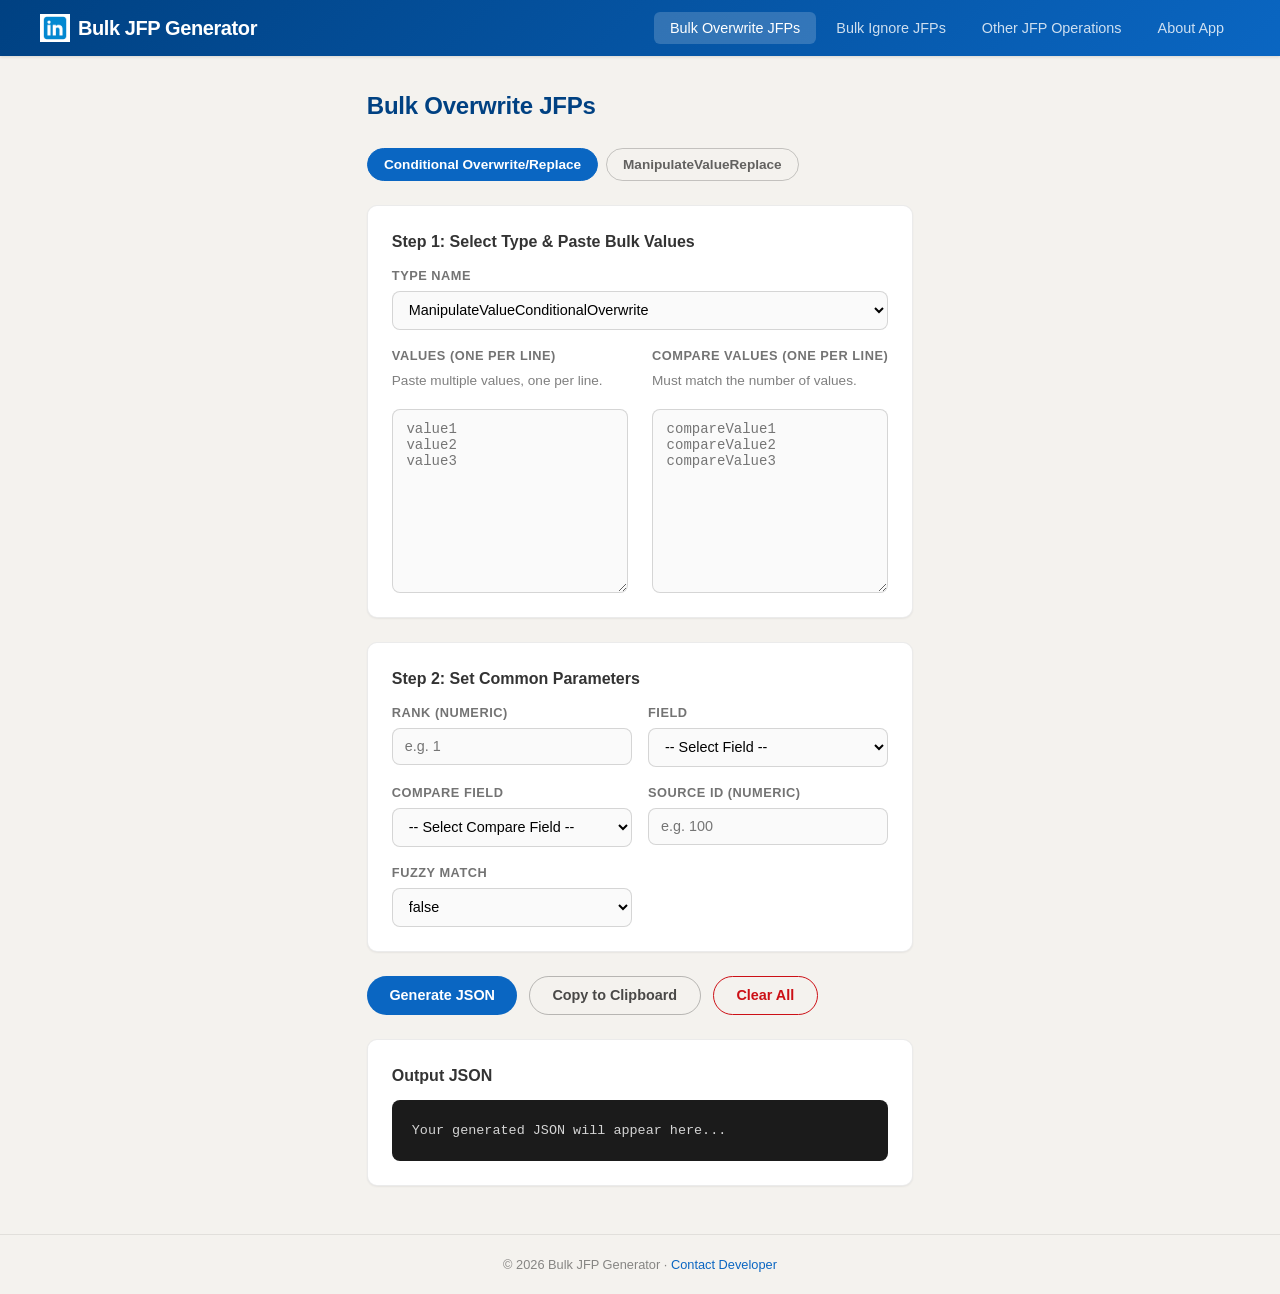
<file: index.html>
<!DOCTYPE html>
<html lang="en">

<head>
  <meta charset="UTF-8">
  <meta name="viewport" content="width=device-width, initial-scale=1.0">
  <title>Bulk Overwrite JFPs</title>
  <link rel="stylesheet" href="styles.css">
</head>

<body>
  <nav>
    <div class="nav-container">
      <h1 class="logo"><a href="index.html"><img src="images/li_logo.png" alt="LinkedIn" class="logo-img">Bulk JFP
          Generator</a></h1>
      <ul class="nav-links">
        <li><a href="index.html" class="active">Bulk Overwrite JFPs</a></li>
        <li><a href="ignore.html">Bulk Ignore JFPs</a></li>
        <li><a href="other-jfp-ops.html">Other JFP Operations</a></li>
        <li><a href="about.html">About App</a></li>
      </ul>
    </div>
  </nav>

  <main class="container">
    <h2>Bulk Overwrite JFPs</h2>

    <div class="tabs">
      <button class="tab active" data-tab="tab1">Conditional Overwrite/Replace</button>
      <button class="tab" data-tab="tab2">ManipulateValueReplace</button>
    </div>

    <!-- Tab 1: ConditionalOverwrite / ConditionalReplace -->
    <section class="input-section tab-content active" id="tab1">
      <div class="bulk-inputs">
        <h3>Step 1: Select Type & Paste Bulk Values</h3>
        <div class="form-group" style="margin-bottom: 1rem;">
          <label for="tab1TypeName">Type Name</label>
          <select id="tab1TypeName">
            <option value="ManipulateValueConditionalOverwrite">ManipulateValueConditionalOverwrite</option>
            <option value="ManipulateValueConditionalReplace">ManipulateValueConditionalReplace</option>
          </select>
        </div>
        <div class="dual-input" id="tab1BulkInputs">
          <div class="form-group">
            <label for="tab1Values">Values (one per line)</label>
            <p class="hint">Paste multiple values, one per line.</p>
            <textarea id="tab1Values" rows="10" placeholder="value1&#10;value2&#10;value3"></textarea>
          </div>
          <div class="form-group">
            <label for="tab1CompareValues">Compare Values (one per line)</label>
            <p class="hint">Must match the number of values.</p>
            <textarea id="tab1CompareValues" rows="10"
              placeholder="compareValue1&#10;compareValue2&#10;compareValue3"></textarea>
          </div>
        </div>
        <div class="form-group hidden" id="tab1SearchGroup" style="margin-top: 1rem;">
          <label for="tab1Search">Search Values (one per line)</label>
          <p class="hint">Paste multiple search values. Must match the number of values.</p>
          <textarea id="tab1Search" rows="10" placeholder="search1&#10;search2&#10;search3"></textarea>
        </div>
      </div>
      <div class="common-inputs">
        <h3>Step 2: Set Common Parameters</h3>
        <div class="form-grid">
          <div class="form-group">
            <label for="tab1Rank">Rank (numeric)</label>
            <input type="number" id="tab1Rank" placeholder="e.g. 1">
          </div>
          <div class="form-group">
            <label for="tab1Field">Field</label>
            <select id="tab1Field">
              <option value="">-- Select Field --</option>
              <option value="title">title</option>
              <option value="rawLocation">rawLocation</option>
              <option value="jobType">jobType</option>
              <option value="company">company</option>
              <option value="companyName">companyName</option>
              <option value="companyApplyUrl">companyApplyUrl</option>
              <option value="sourceUrl">sourceUrl</option>
              <option value="workplaceTypes">workplaceTypes</option>
              <option value="description">description</option>
            </select>
          </div>
          <div class="form-group">
            <label for="tab1CompareField">Compare Field</label>
            <select id="tab1CompareField">
              <option value="">-- Select Compare Field --</option>
              <option value="title">title</option>
              <option value="rawLocation">rawLocation</option>
              <option value="jobType">jobType</option>
              <option value="company">company</option>
              <option value="companyName">companyName</option>
              <option value="companyApplyUrl">companyApplyUrl</option>
              <option value="sourceUrl">sourceUrl</option>
              <option value="workplaceTypes">workplaceTypes</option>
              <option value="description">description</option>
            </select>
          </div>
          <div class="form-group">
            <label for="tab1SourceId">Source ID (numeric)</label>
            <input type="number" id="tab1SourceId" placeholder="e.g. 100">
          </div>
          <div class="form-group">
            <label for="tab1FuzzyMatch">Fuzzy Match</label>
            <select id="tab1FuzzyMatch">
              <option value="false">false</option>
              <option value="true">true</option>
            </select>
          </div>
        </div>
      </div>
    </section>

    <!-- Tab 2: ManipulateValueReplace -->
    <section class="input-section tab-content" id="tab2">
      <div class="bulk-inputs">
        <h3>Step 1: Paste Bulk Values</h3>
        <div class="dual-input">
          <div class="form-group">
            <label for="tab2Search">Search (one per line)</label>
            <p class="hint">Paste multiple search values, one per line.</p>
            <textarea id="tab2Search" rows="10" placeholder="search1&#10;search2&#10;search3"></textarea>
          </div>
          <div class="form-group">
            <label for="tab2Values">Values (one per line)</label>
            <p class="hint">Must match the number of search values.</p>
            <textarea id="tab2Values" rows="10" placeholder="value1&#10;value2&#10;value3"></textarea>
          </div>
        </div>
      </div>
      <div class="common-inputs">
        <h3>Step 2: Set Common Parameters</h3>
        <div class="form-grid">
          <div class="form-group">
            <label for="tab2Rank">Rank (numeric)</label>
            <input type="number" id="tab2Rank" placeholder="e.g. 1">
          </div>
          <div class="form-group">
            <label for="tab2Field">Field</label>
            <select id="tab2Field">
              <option value="">-- Select Field --</option>
              <option value="title">title</option>
              <option value="rawLocation">rawLocation</option>
              <option value="jobType">jobType</option>
              <option value="company">company</option>
              <option value="companyName">companyName</option>
              <option value="companyApplyUrl">companyApplyUrl</option>
              <option value="sourceUrl">sourceUrl</option>
              <option value="workplaceTypes">workplaceTypes</option>
              <option value="description">description</option>
            </select>
          </div>
          <div class="form-group">
            <label for="tab2SourceId">Source ID (numeric)</label>
            <input type="number" id="tab2SourceId" placeholder="e.g. 100">
          </div>
        </div>
      </div>
    </section>



    <div class="actions">
      <button id="generateBtn" onclick="generateJSON()">Generate JSON</button>
      <button id="copyBtn" onclick="copyOutput()" class="secondary">Copy to Clipboard</button>
      <button id="clearBtn" onclick="clearAll()" class="danger">Clear All</button>
    </div>

    <section class="output-section">
      <h3>Output JSON</h3>
      <pre id="jsonOutput" class="json-output">Your generated JSON will appear here...</pre>
    </section>
  </main>

  <footer>
    <p>&copy; 2026 Bulk JFP Generator &middot; <a id="contactLink" href="#" target="_blank" rel="noopener">Contact
        Developer</a></p>
  </footer>

  <script src="config.js"></script>
  <script src="app.js"></script>
  <script>document.getElementById('contactLink').href = CONFIG.DEVELOPER_CONTACT;</script>
</body>

</html>
</file>
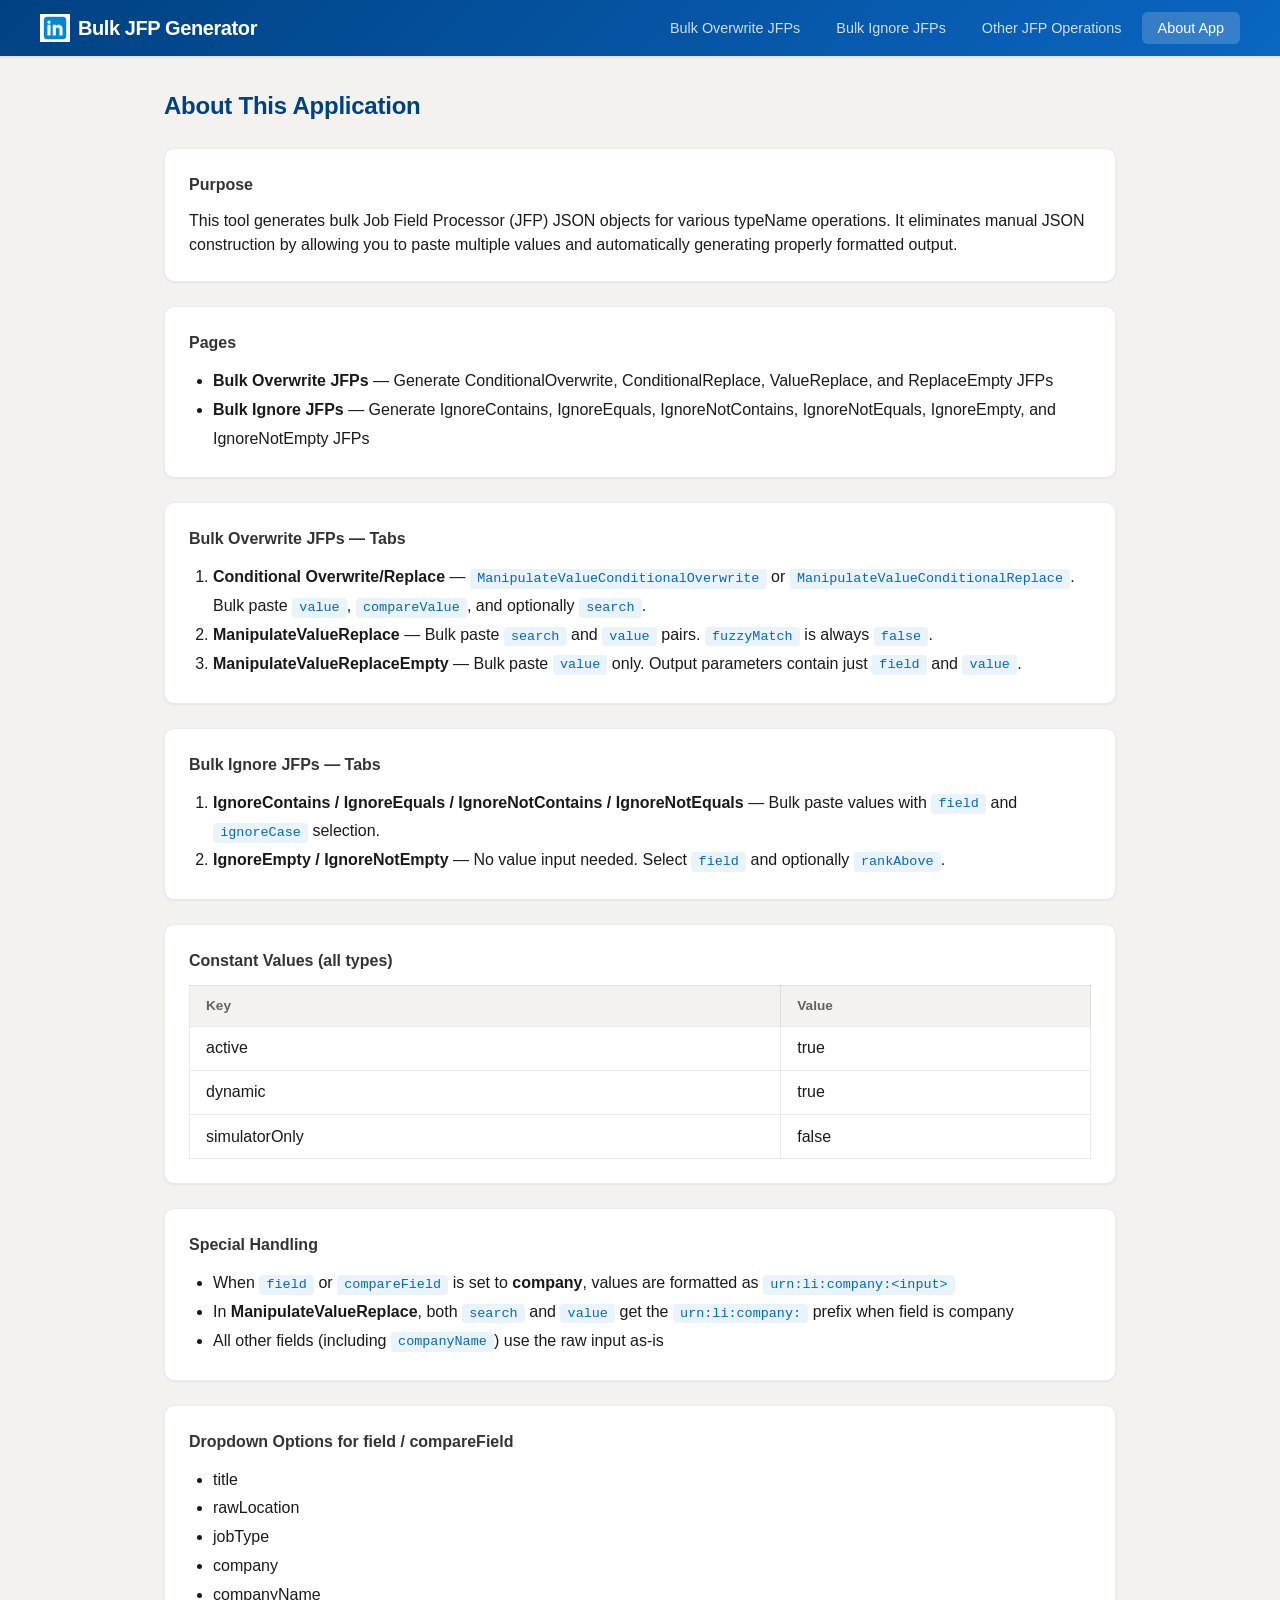
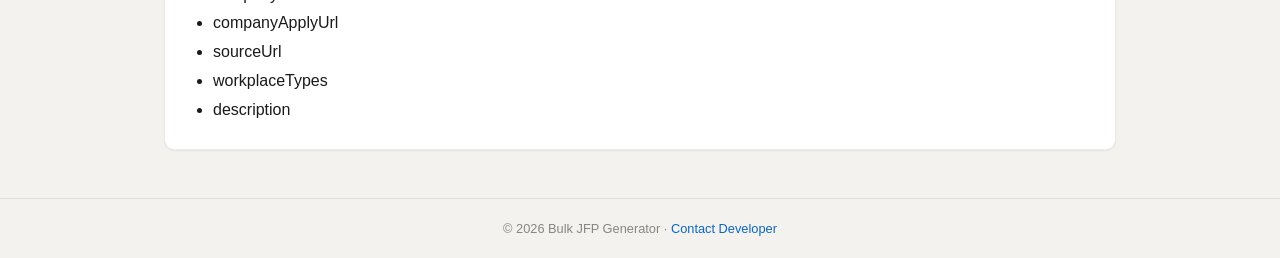
<file: about.html>
<!DOCTYPE html>
<html lang="en">
<head>
  <meta charset="UTF-8">
  <meta name="viewport" content="width=device-width, initial-scale=1.0">
  <title>About - Bulk JFP JSON Generator</title>
  <link rel="stylesheet" href="styles.css">
</head>
<body>
  <nav>
    <div class="nav-container">
      <h1 class="logo"><a href="index.html"><img src="images/li_logo.png" alt="LinkedIn" class="logo-img">Bulk JFP Generator</a></h1>
      <ul class="nav-links">
        <li><a href="index.html">Bulk Overwrite JFPs</a></li>
        <li><a href="ignore.html">Bulk Ignore JFPs</a></li>
        <li><a href="other-jfp-ops.html">Other JFP Operations</a></li>
        <li><a href="about.html" class="active">About App</a></li>
      </ul>
    </div>
  </nav>

  <main class="container">
    <h2>About This Application</h2>

    <section class="about-content">
      <div class="about-card">
        <h3>Purpose</h3>
        <p>This tool generates bulk Job Field Processor (JFP) JSON objects for various typeName operations. It eliminates manual JSON construction by allowing you to paste multiple values and automatically generating properly formatted output.</p>
      </div>

      <div class="about-card">
        <h3>Pages</h3>
        <ul>
          <li><strong>Bulk Overwrite JFPs</strong> — Generate ConditionalOverwrite, ConditionalReplace, ValueReplace, and ReplaceEmpty JFPs</li>
          <li><strong>Bulk Ignore JFPs</strong> — Generate IgnoreContains, IgnoreEquals, IgnoreNotContains, IgnoreNotEquals, IgnoreEmpty, and IgnoreNotEmpty JFPs</li>
        </ul>
      </div>

      <div class="about-card">
        <h3>Bulk Overwrite JFPs — Tabs</h3>
        <ol>
          <li><strong>Conditional Overwrite/Replace</strong> — <code>ManipulateValueConditionalOverwrite</code> or <code>ManipulateValueConditionalReplace</code>. Bulk paste <code>value</code>, <code>compareValue</code>, and optionally <code>search</code>.</li>
          <li><strong>ManipulateValueReplace</strong> — Bulk paste <code>search</code> and <code>value</code> pairs. <code>fuzzyMatch</code> is always <code>false</code>.</li>
          <li><strong>ManipulateValueReplaceEmpty</strong> — Bulk paste <code>value</code> only. Output parameters contain just <code>field</code> and <code>value</code>.</li>
        </ol>
      </div>

      <div class="about-card">
        <h3>Bulk Ignore JFPs — Tabs</h3>
        <ol>
          <li><strong>IgnoreContains / IgnoreEquals / IgnoreNotContains / IgnoreNotEquals</strong> — Bulk paste values with <code>field</code> and <code>ignoreCase</code> selection.</li>
          <li><strong>IgnoreEmpty / IgnoreNotEmpty</strong> — No value input needed. Select <code>field</code> and optionally <code>rankAbove</code>.</li>
        </ol>
      </div>

      <div class="about-card">
        <h3>Constant Values (all types)</h3>
        <table class="info-table">
          <thead>
            <tr><th>Key</th><th>Value</th></tr>
          </thead>
          <tbody>
            <tr><td>active</td><td>true</td></tr>
            <tr><td>dynamic</td><td>true</td></tr>
            <tr><td>simulatorOnly</td><td>false</td></tr>
          </tbody>
        </table>
      </div>

      <div class="about-card">
        <h3>Special Handling</h3>
        <ul>
          <li>When <code>field</code> or <code>compareField</code> is set to <strong>company</strong>, values are formatted as <code>urn:li:company:&lt;input&gt;</code></li>
          <li>In <strong>ManipulateValueReplace</strong>, both <code>search</code> and <code>value</code> get the <code>urn:li:company:</code> prefix when field is company</li>
          <li>All other fields (including <code>companyName</code>) use the raw input as-is</li>
        </ul>
      </div>

      <div class="about-card">
        <h3>Dropdown Options for field / compareField</h3>
        <ul>
          <li>title</li>
          <li>rawLocation</li>
          <li>jobType</li>
          <li>company</li>
          <li>companyName</li>
          <li>companyApplyUrl</li>
          <li>sourceUrl</li>
          <li>workplaceTypes</li>
          <li>description</li>
        </ul>
      </div>
    </section>
  </main>

  <footer>
    <p>&copy; 2026 Bulk JFP Generator &middot; <a id="contactLink" href="#" target="_blank" rel="noopener">Contact Developer</a></p>
  </footer>

  <script src="config.js"></script>
  <script>document.getElementById('contactLink').href = CONFIG.DEVELOPER_CONTACT;</script>
</body>
</html>
</file>
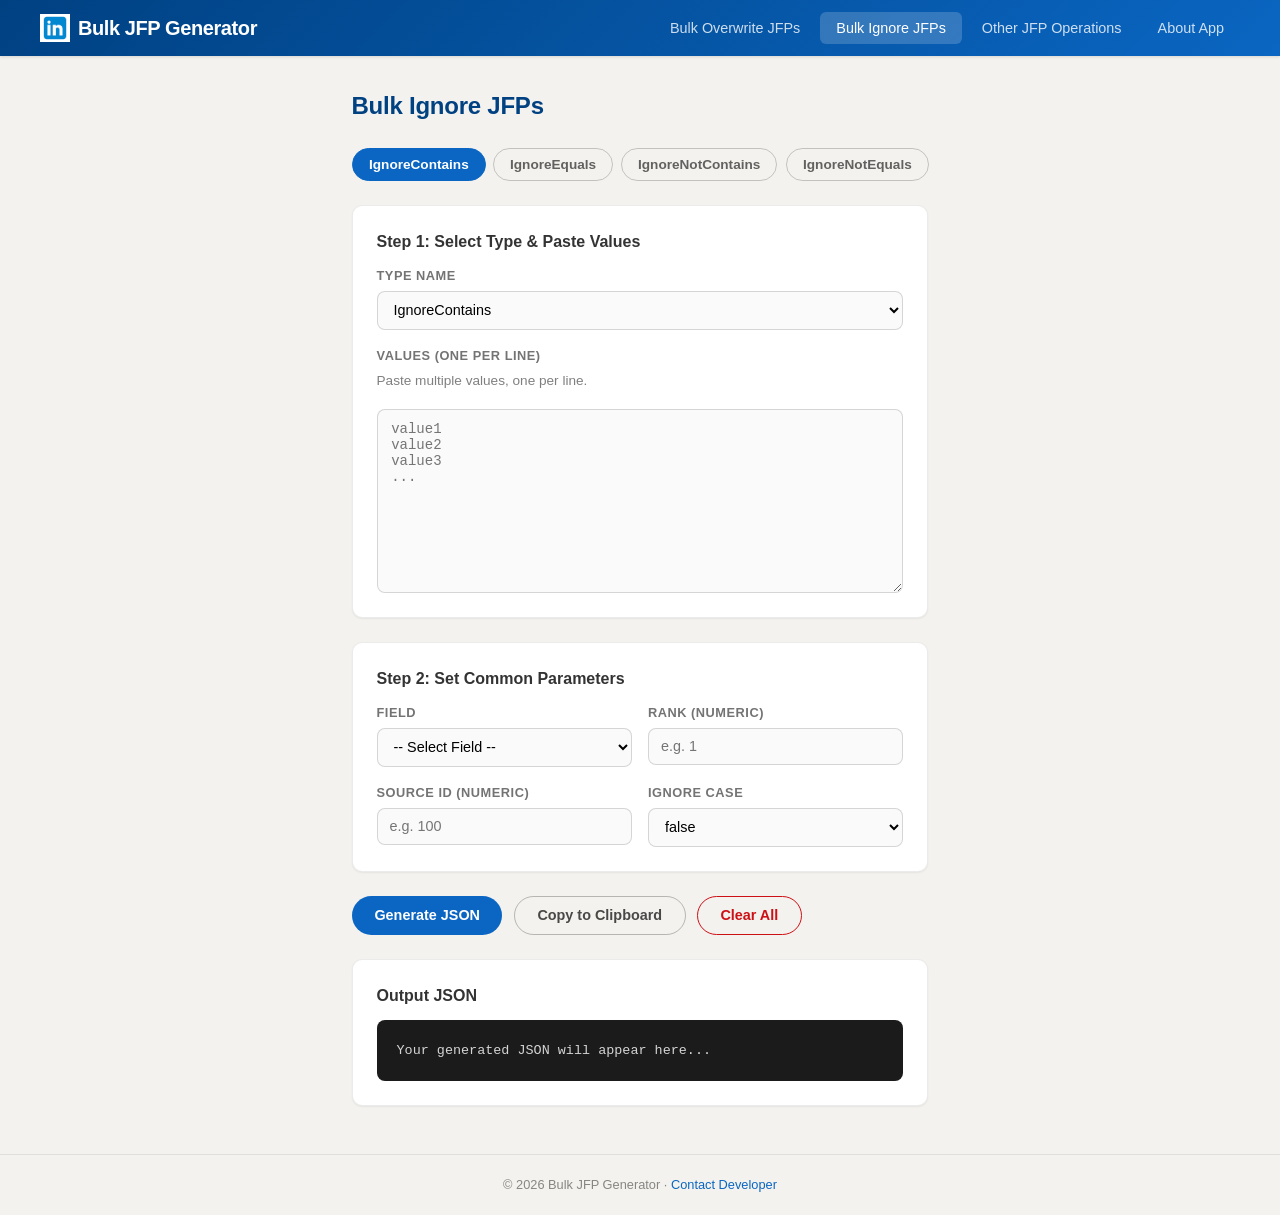
<file: ignore.html>
<!DOCTYPE html>
<html lang="en">
<head>
  <meta charset="UTF-8">
  <meta name="viewport" content="width=device-width, initial-scale=1.0">
  <title>Bulk Ignore JFPs</title>
  <link rel="stylesheet" href="styles.css">
</head>
<body>
  <nav>
    <div class="nav-container">
      <h1 class="logo"><a href="index.html"><img src="images/li_logo.png" alt="LinkedIn" class="logo-img">Bulk JFP Generator</a></h1>
      <ul class="nav-links">
        <li><a href="index.html">Bulk Overwrite JFPs</a></li>
        <li><a href="ignore.html" class="active">Bulk Ignore JFPs</a></li>
        <li><a href="other-jfp-ops.html">Other JFP Operations</a></li>
        <li><a href="about.html">About App</a></li>
      </ul>
    </div>
  </nav>

  <main class="container">
    <h2>Bulk Ignore JFPs</h2>

    <div class="tabs">
      <button class="tab active" data-type="IgnoreContains">IgnoreContains</button>
      <button class="tab" data-type="IgnoreEquals">IgnoreEquals</button>
      <button class="tab" data-type="IgnoreNotContains">IgnoreNotContains</button>
      <button class="tab" data-type="IgnoreNotEquals">IgnoreNotEquals</button>
    </div>

    <section class="input-section">
      <div class="bulk-inputs">
        <h3>Step 1: Select Type & Paste Values</h3>
        <div class="form-group" style="margin-bottom: 1rem;">
          <label for="ignoreTypeName">Type Name</label>
          <select id="ignoreTypeName">
            <option value="IgnoreContains">IgnoreContains</option>
            <option value="IgnoreEquals">IgnoreEquals</option>
            <option value="IgnoreNotContains">IgnoreNotContains</option>
            <option value="IgnoreNotEquals">IgnoreNotEquals</option>
          </select>
        </div>
        <div class="form-group" id="valuesGroup">
          <label for="ignoreValuesInput">Values (one per line)</label>
          <p class="hint">Paste multiple values, one per line.</p>
          <textarea id="ignoreValuesInput" rows="10" placeholder="value1
value2
value3
..."></textarea>
        </div>
      </div>

      <div class="common-inputs">
        <h3>Step 2: Set Common Parameters</h3>
        <div class="form-grid">
          <div class="form-group">
            <label for="ignoreField">Field</label>
            <select id="ignoreField">
              <option value="">-- Select Field --</option>
              <option value="title">title</option>
              <option value="rawLocation">rawLocation</option>
              <option value="jobType">jobType</option>
              <option value="company">company</option>
              <option value="companyName">companyName</option>
              <option value="companyApplyUrl">companyApplyUrl</option>
              <option value="sourceUrl">sourceUrl</option>
              <option value="workplaceTypes">workplaceTypes</option>
              <option value="description">description</option>
            </select>
          </div>
          <div class="form-group">
            <label for="ignoreRank">Rank (numeric)</label>
            <input type="number" id="ignoreRank" placeholder="e.g. 1">
          </div>
          <div class="form-group">
            <label for="ignoreSourceId">Source ID (numeric)</label>
            <input type="number" id="ignoreSourceId" placeholder="e.g. 100">
          </div>
          <div class="form-group">
            <label for="ignoreCase">Ignore Case</label>
            <select id="ignoreCase">
              <option value="false">false</option>
              <option value="true">true</option>
            </select>
          </div>
        </div>
      </div>
    </section>

    <div class="actions">
      <button id="generateIgnoreBtn" onclick="generateIgnoreJSON()">Generate JSON</button>
      <button id="copyIgnoreBtn" onclick="copyIgnoreOutput()" class="secondary">Copy to Clipboard</button>
      <button id="clearIgnoreBtn" onclick="clearIgnoreAll()" class="danger">Clear All</button>
    </div>

    <section class="output-section">
      <h3>Output JSON</h3>
      <pre id="ignoreJsonOutput" class="json-output">Your generated JSON will appear here...</pre>
    </section>
  </main>

  <footer>
    <p>&copy; 2026 Bulk JFP Generator &middot; <a id="contactLink" href="#" target="_blank" rel="noopener">Contact Developer</a></p>
  </footer>

  <script src="config.js"></script>
  <script src="ignore.js"></script>
  <script>document.getElementById('contactLink').href = CONFIG.DEVELOPER_CONTACT;</script>
</body>
</html>
</file>
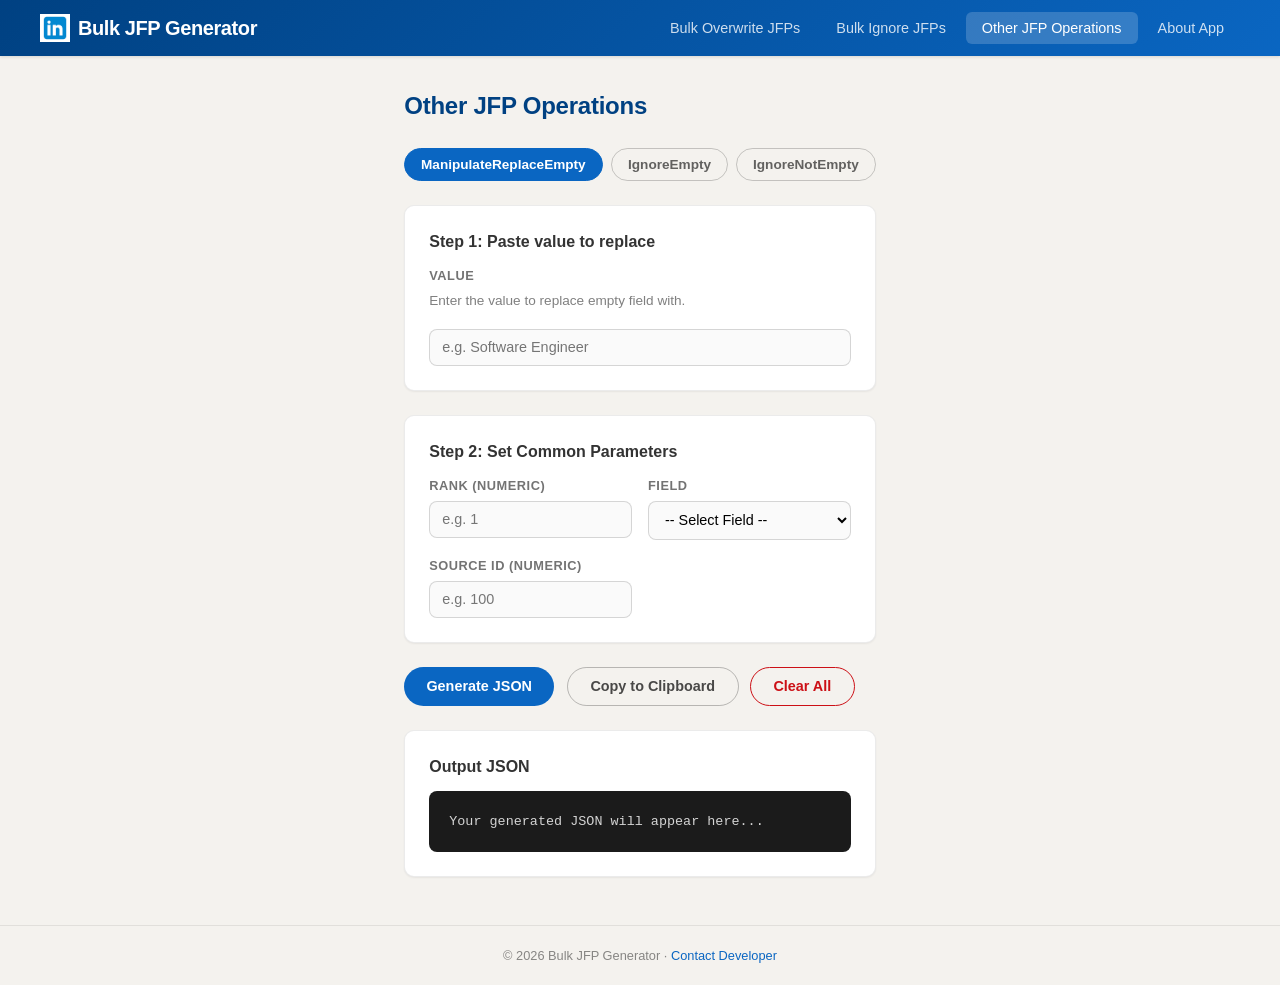
<file: other-jfp-ops.html>
<!DOCTYPE html>
<html lang="en">
<head>
  <meta charset="UTF-8">
  <meta name="viewport" content="width=device-width, initial-scale=1.0">
  <title>Other JFP Operations</title>
  <link rel="stylesheet" href="styles.css">
</head>
<body>
  <nav>
    <div class="nav-container">
      <h1 class="logo"><a href="index.html"><img src="images/li_logo.png" alt="LinkedIn" class="logo-img">Bulk JFP Generator</a></h1>
      <ul class="nav-links">
        <li><a href="index.html">Bulk Overwrite JFPs</a></li>
        <li><a href="ignore.html">Bulk Ignore JFPs</a></li>
        <li><a href="other-jfp-ops.html" class="active">Other JFP Operations</a></li>
        <li><a href="about.html">About App</a></li>
      </ul>
    </div>
  </nav>

  <main class="container">
    <h2>Other JFP Operations</h2>

    <div class="tabs">
      <button class="tab active" data-tab="replaceEmptyTab">ManipulateReplaceEmpty</button>
      <button class="tab" data-tab="ignoreEmptyTab">IgnoreEmpty</button>
      <button class="tab" data-tab="ignoreNotEmptyTab">IgnoreNotEmpty</button>
    </div>

    <section class="input-section tab-content active" id="replaceEmptyTab">
      <div class="bulk-inputs">
        <h3>Step 1: Paste value to replace</h3>
        <div class="form-group">
          <label for="replaceEmptyValue">Value</label>
          <p class="hint">Enter the value to replace empty field with.</p>
          <input type="text" id="replaceEmptyValue" placeholder="e.g. Software Engineer">
        </div>
      </div>
      <div class="common-inputs">
        <h3>Step 2: Set Common Parameters</h3>
        <div class="form-grid">
          <div class="form-group">
            <label for="replaceEmptyRank">Rank (numeric)</label>
            <input type="number" id="replaceEmptyRank" placeholder="e.g. 1">
          </div>
          <div class="form-group">
            <label for="replaceEmptyField">Field</label>
            <select id="replaceEmptyField">
              <option value="">-- Select Field --</option>
              <option value="title">title</option>
              <option value="rawLocation">rawLocation</option>
              <option value="jobType">jobType</option>
              <option value="company">company</option>
              <option value="companyName">companyName</option>
              <option value="companyApplyUrl">companyApplyUrl</option>
              <option value="sourceUrl">sourceUrl</option>
              <option value="workplaceTypes">workplaceTypes</option>
              <option value="description">description</option>
            </select>
          </div>
          <div class="form-group">
            <label for="replaceEmptySourceId">Source ID (numeric)</label>
            <input type="number" id="replaceEmptySourceId" placeholder="e.g. 100">
          </div>
        </div>
      </div>
    </section>

    <!-- IgnoreEmpty Tab -->
    <section class="input-section tab-content" id="ignoreEmptyTab">
      <div class="common-inputs">
        <h3>Step 1: Set Parameters</h3>
        <div class="form-grid">
          <div class="form-group">
            <label for="ignoreEmptyField">Field</label>
            <select id="ignoreEmptyField">
              <option value="">-- Select Field --</option>
              <option value="title">title</option>
              <option value="rawLocation">rawLocation</option>
              <option value="jobType">jobType</option>
              <option value="company">company</option>
              <option value="companyName">companyName</option>
              <option value="companyApplyUrl">companyApplyUrl</option>
              <option value="sourceUrl">sourceUrl</option>
              <option value="workplaceTypes">workplaceTypes</option>
              <option value="description">description</option>
            </select>
          </div>
          <div class="form-group">
            <label for="ignoreEmptyRank">Rank (numeric)</label>
            <input type="number" id="ignoreEmptyRank" placeholder="e.g. 1">
          </div>
          <div class="form-group">
            <label for="ignoreEmptySourceId">Source ID (numeric)</label>
            <input type="number" id="ignoreEmptySourceId" placeholder="e.g. 100">
          </div>
          <div class="form-group">
            <label for="ignoreEmptyRankAbove">Rank Above (optional)</label>
            <select id="ignoreEmptyRankAbove">
              <option value="">-- Skip --</option>
              <option value="API_CLIENT">Rank-1 API_CLIENT</option>
              <option value="CLIENT">Rank-2 CLIENT</option>
              <option value="ATS">Rank-3 ATS</option>
              <option value="CAREER_PAGE">Rank-5 CAREER_PAGE</option>
              <option value="JOB_BOARD">Rank-7 JOB_BOARD</option>
              <option value="JOB_AGGREGATOR">Rank-8 JOB_AGGREGATOR</option>
            </select>
          </div>
        </div>
      </div>
    </section>

    <!-- IgnoreNotEmpty Tab -->
    <section class="input-section tab-content" id="ignoreNotEmptyTab">
      <div class="common-inputs">
        <h3>Step 1: Set Parameters</h3>
        <div class="form-grid">
          <div class="form-group">
            <label for="ignoreNotEmptyField">Field</label>
            <select id="ignoreNotEmptyField">
              <option value="">-- Select Field --</option>
              <option value="title">title</option>
              <option value="rawLocation">rawLocation</option>
              <option value="jobType">jobType</option>
              <option value="company">company</option>
              <option value="companyName">companyName</option>
              <option value="companyApplyUrl">companyApplyUrl</option>
              <option value="sourceUrl">sourceUrl</option>
              <option value="workplaceTypes">workplaceTypes</option>
              <option value="description">description</option>
            </select>
          </div>
          <div class="form-group">
            <label for="ignoreNotEmptyRank">Rank (numeric)</label>
            <input type="number" id="ignoreNotEmptyRank" placeholder="e.g. 1">
          </div>
          <div class="form-group">
            <label for="ignoreNotEmptySourceId">Source ID (numeric)</label>
            <input type="number" id="ignoreNotEmptySourceId" placeholder="e.g. 100">
          </div>
          <div class="form-group">
            <label for="ignoreNotEmptyRankAbove">Rank Above (optional)</label>
            <select id="ignoreNotEmptyRankAbove">
              <option value="">-- Skip --</option>
              <option value="API_CLIENT">Rank-1 API_CLIENT</option>
              <option value="CLIENT">Rank-2 CLIENT</option>
              <option value="ATS">Rank-3 ATS</option>
              <option value="CAREER_PAGE">Rank-5 CAREER_PAGE</option>
              <option value="JOB_BOARD">Rank-7 JOB_BOARD</option>
              <option value="JOB_AGGREGATOR">Rank-8 JOB_AGGREGATOR</option>
            </select>
          </div>
        </div>
      </div>
    </section>

    <div class="actions">
      <button id="generateBtn" onclick="generateOtherJSON()">Generate JSON</button>
      <button id="copyBtn" onclick="copyOutput()" class="secondary">Copy to Clipboard</button>
      <button id="clearBtn" onclick="clearAll()" class="danger">Clear All</button>
    </div>

    <section class="output-section">
      <h3>Output JSON</h3>
      <pre id="jsonOutput" class="json-output">Your generated JSON will appear here...</pre>
    </section>
  </main>

  <footer>
    <p>&copy; 2026 Bulk JFP Generator &middot; <a id="contactLink" href="#" target="_blank" rel="noopener">Contact Developer</a></p>
  </footer>

  <script src="config.js"></script>
  <script src="other-ops.js"></script>
  <script>document.getElementById('contactLink').href = CONFIG.DEVELOPER_CONTACT;</script>
</body>
</html>
</file>
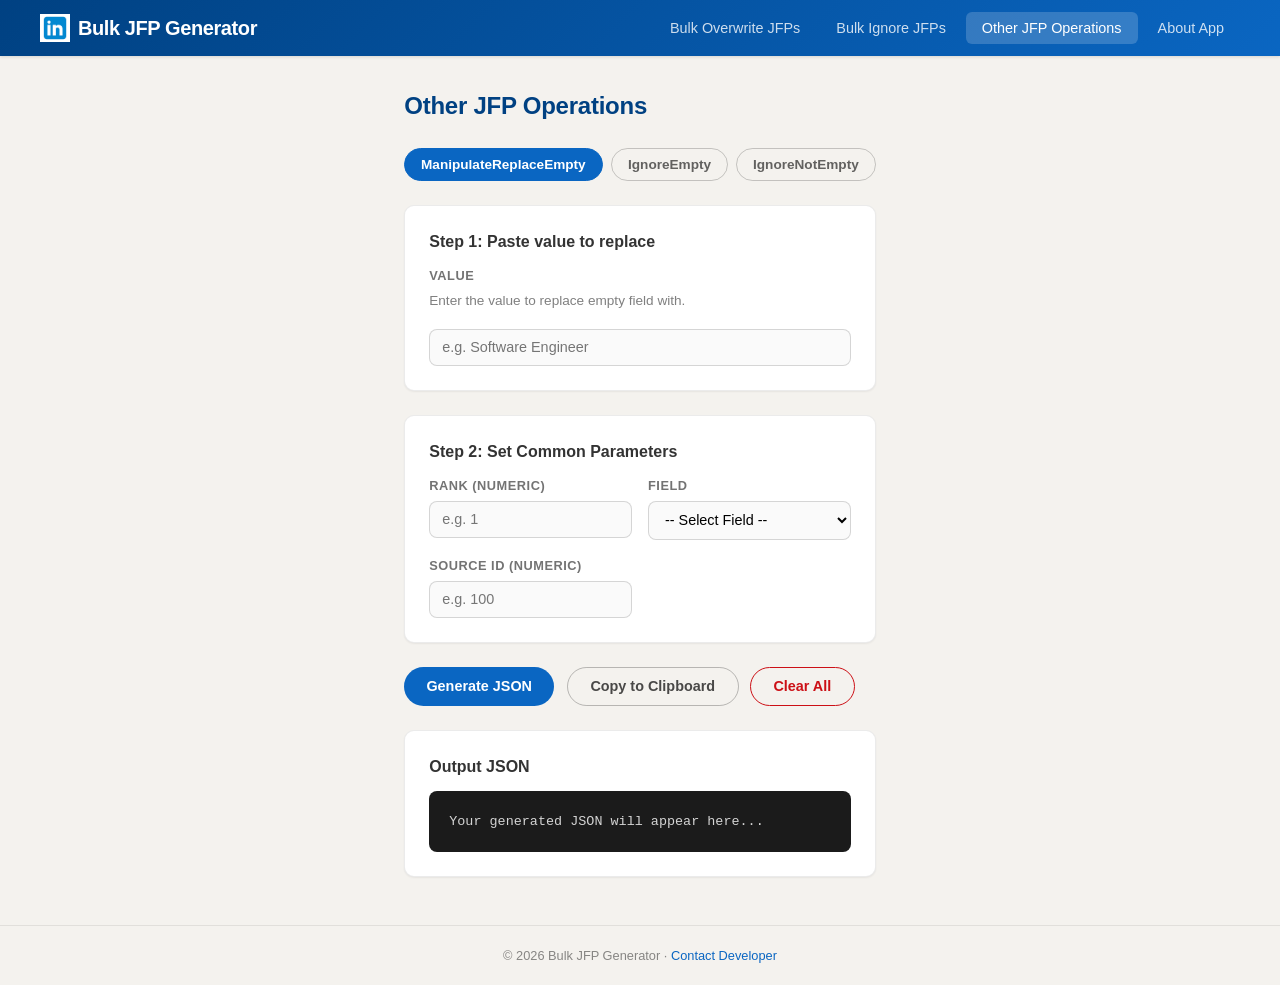
<file: replace-empty.html>
<!DOCTYPE html>
<html lang="en">
<head>
  <meta charset="UTF-8">
  <meta name="viewport" content="width=device-width, initial-scale=1.0">
  <title>Other JFP Operations</title>
  <link rel="stylesheet" href="styles.css">
</head>
<body>
  <nav>
    <div class="nav-container">
      <h1 class="logo"><a href="index.html"><img src="images/li_logo.png" alt="LinkedIn" class="logo-img">Bulk JFP Generator</a></h1>
      <ul class="nav-links">
        <li><a href="index.html">Bulk Overwrite JFPs</a></li>
        <li><a href="ignore.html">Bulk Ignore JFPs</a></li>
        <li><a href="replace-empty.html" class="active">Other JFP Operations</a></li>
        <li><a href="about.html">About App</a></li>
      </ul>
    </div>
  </nav>

  <main class="container">
    <h2>Other JFP Operations</h2>

    <div class="tabs">
      <button class="tab active" data-tab="replaceEmptyTab">ManipulateReplaceEmpty</button>
      <button class="tab" data-tab="ignoreEmptyTab">IgnoreEmpty</button>
      <button class="tab" data-tab="ignoreNotEmptyTab">IgnoreNotEmpty</button>
    </div>

    <section class="input-section tab-content active" id="replaceEmptyTab">
      <div class="bulk-inputs">
        <h3>Step 1: Paste value to replace</h3>
        <div class="form-group">
          <label for="replaceEmptyValue">Value</label>
          <p class="hint">Enter the value to replace empty field with.</p>
          <input type="text" id="replaceEmptyValue" placeholder="e.g. Software Engineer">
        </div>
      </div>
      <div class="common-inputs">
        <h3>Step 2: Set Common Parameters</h3>
        <div class="form-grid">
          <div class="form-group">
            <label for="replaceEmptyRank">Rank (numeric)</label>
            <input type="number" id="replaceEmptyRank" placeholder="e.g. 1">
          </div>
          <div class="form-group">
            <label for="replaceEmptyField">Field</label>
            <select id="replaceEmptyField">
              <option value="">-- Select Field --</option>
              <option value="title">title</option>
              <option value="rawLocation">rawLocation</option>
              <option value="jobType">jobType</option>
              <option value="company">company</option>
              <option value="companyName">companyName</option>
              <option value="companyApplyUrl">companyApplyUrl</option>
              <option value="sourceUrl">sourceUrl</option>
              <option value="workplaceTypes">workplaceTypes</option>
              <option value="description">description</option>
            </select>
          </div>
          <div class="form-group">
            <label for="replaceEmptySourceId">Source ID (numeric)</label>
            <input type="number" id="replaceEmptySourceId" placeholder="e.g. 100">
          </div>
        </div>
      </div>
    </section>

    <!-- IgnoreEmpty Tab -->
    <section class="input-section tab-content" id="ignoreEmptyTab">
      <div class="common-inputs">
        <h3>Step 1: Set Parameters</h3>
        <div class="form-grid">
          <div class="form-group">
            <label for="ignoreEmptyField">Field</label>
            <select id="ignoreEmptyField">
              <option value="">-- Select Field --</option>
              <option value="title">title</option>
              <option value="rawLocation">rawLocation</option>
              <option value="jobType">jobType</option>
              <option value="company">company</option>
              <option value="companyName">companyName</option>
              <option value="companyApplyUrl">companyApplyUrl</option>
              <option value="sourceUrl">sourceUrl</option>
              <option value="workplaceTypes">workplaceTypes</option>
              <option value="description">description</option>
            </select>
          </div>
          <div class="form-group">
            <label for="ignoreEmptyRank">Rank (numeric)</label>
            <input type="number" id="ignoreEmptyRank" placeholder="e.g. 1">
          </div>
          <div class="form-group">
            <label for="ignoreEmptySourceId">Source ID (numeric)</label>
            <input type="number" id="ignoreEmptySourceId" placeholder="e.g. 100">
          </div>
          <div class="form-group">
            <label for="ignoreEmptyRankAbove">Rank Above (optional)</label>
            <select id="ignoreEmptyRankAbove">
              <option value="">-- Skip --</option>
              <option value="API_CLIENT">Rank-1 API_CLIENT</option>
              <option value="CLIENT">Rank-2 CLIENT</option>
              <option value="ATS">Rank-3 ATS</option>
              <option value="CAREER_PAGE">Rank-5 CAREER_PAGE</option>
              <option value="JOB_BOARD">Rank-7 JOB_BOARD</option>
              <option value="JOB_AGGREGATOR">Rank-8 JOB_AGGREGATOR</option>
            </select>
          </div>
        </div>
      </div>
    </section>

    <!-- IgnoreNotEmpty Tab -->
    <section class="input-section tab-content" id="ignoreNotEmptyTab">
      <div class="common-inputs">
        <h3>Step 1: Set Parameters</h3>
        <div class="form-grid">
          <div class="form-group">
            <label for="ignoreNotEmptyField">Field</label>
            <select id="ignoreNotEmptyField">
              <option value="">-- Select Field --</option>
              <option value="title">title</option>
              <option value="rawLocation">rawLocation</option>
              <option value="jobType">jobType</option>
              <option value="company">company</option>
              <option value="companyName">companyName</option>
              <option value="companyApplyUrl">companyApplyUrl</option>
              <option value="sourceUrl">sourceUrl</option>
              <option value="workplaceTypes">workplaceTypes</option>
              <option value="description">description</option>
            </select>
          </div>
          <div class="form-group">
            <label for="ignoreNotEmptyRank">Rank (numeric)</label>
            <input type="number" id="ignoreNotEmptyRank" placeholder="e.g. 1">
          </div>
          <div class="form-group">
            <label for="ignoreNotEmptySourceId">Source ID (numeric)</label>
            <input type="number" id="ignoreNotEmptySourceId" placeholder="e.g. 100">
          </div>
          <div class="form-group">
            <label for="ignoreNotEmptyRankAbove">Rank Above (optional)</label>
            <select id="ignoreNotEmptyRankAbove">
              <option value="">-- Skip --</option>
              <option value="API_CLIENT">Rank-1 API_CLIENT</option>
              <option value="CLIENT">Rank-2 CLIENT</option>
              <option value="ATS">Rank-3 ATS</option>
              <option value="CAREER_PAGE">Rank-5 CAREER_PAGE</option>
              <option value="JOB_BOARD">Rank-7 JOB_BOARD</option>
              <option value="JOB_AGGREGATOR">Rank-8 JOB_AGGREGATOR</option>
            </select>
          </div>
        </div>
      </div>
    </section>

    <div class="actions">
      <button id="generateBtn" onclick="generateOtherJSON()">Generate JSON</button>
      <button id="copyBtn" onclick="copyOutput()" class="secondary">Copy to Clipboard</button>
      <button id="clearBtn" onclick="clearAll()" class="danger">Clear All</button>
    </div>

    <section class="output-section">
      <h3>Output JSON</h3>
      <pre id="jsonOutput" class="json-output">Your generated JSON will appear here...</pre>
    </section>
  </main>

  <footer>
    <p>&copy; 2026 Bulk JFP Generator &middot; <a id="contactLink" href="#" target="_blank" rel="noopener">Contact Developer</a></p>
  </footer>

  <script src="config.js"></script>
  <script src="other-ops.js"></script>
  <script>document.getElementById('contactLink').href = CONFIG.DEVELOPER_CONTACT;</script>
</body>
</html>
</file>
<file: styles.css>
* {
  margin: 0;
  padding: 0;
  box-sizing: border-box;
}

@keyframes fadeInUp {
  from { opacity: 0; transform: translateY(12px); }
  to { opacity: 1; transform: translateY(0); }
}

body {
  font-family: -apple-system, BlinkMacSystemFont, 'Segoe UI', Roboto, 'Helvetica Neue', sans-serif;
  background: #f4f2ee;
  color: rgba(0,0,0,0.9);
  min-height: 100vh;
  display: flex;
  flex-direction: column;
  line-height: 1.5;
}

/* Nav */
nav {
  background: linear-gradient(135deg, #004182 0%, #0a66c2 100%);
  padding: 0 2rem;
  height: 56px;
  display: flex;
  align-items: center;
  box-shadow: 0 1px 3px rgba(0,0,0,0.12);
  position: sticky;
  top: 0;
  z-index: 100;
}

.nav-container {
  max-width: 1200px;
  width: 100%;
  margin: 0 auto;
  display: flex;
  justify-content: space-between;
  align-items: center;
}

.logo {
  color: #fff;
  font-size: 1.25rem;
  font-weight: 700;
  letter-spacing: -0.02em;
  display: flex;
  align-items: center;
  gap: 0.5rem;
}

.logo a {
  color: inherit;
  text-decoration: none;
  display: flex;
  align-items: center;
  gap: 0.5rem;
}

.logo-img {
  height: 28px;
  width: auto;
}

.nav-links {
  list-style: none;
  display: flex;
  gap: 0.25rem;
}

.nav-links a {
  color: rgba(255,255,255,0.8);
  text-decoration: none;
  font-weight: 500;
  font-size: 0.9rem;
  padding: 0.5rem 1rem;
  border-radius: 6px;
  transition: color 0.2s, background 0.2s;
}

.nav-links a:hover {
  background: rgba(255,255,255,0.12);
  color: #fff;
}

.nav-links a.active {
  background: rgba(255,255,255,0.18);
  color: #fff;
}

/* Layout */
.container {
  max-width: 1000px;
  margin: 2rem auto;
  padding: 0 1.5rem;
  flex: 1;
  animation: fadeInUp 0.4s ease-out;
}

h2 {
  margin-bottom: 1.5rem;
  color: #004182;
  font-size: 1.5rem;
  font-weight: 700;
  letter-spacing: -0.01em;
}

h3 {
  margin-bottom: 0.75rem;
  color: rgba(0,0,0,0.8);
  font-size: 1rem;
  font-weight: 600;
}

/* Cards */
.input-section {
  display: flex;
  flex-direction: column;
  gap: 1.5rem;
}

.card {
  background: #fff;
  padding: 1.5rem;
  border-radius: 10px;
  border: 1px solid rgba(0,0,0,0.08);
  box-shadow: 0 1px 2px rgba(0,0,0,0.06);
  transition: box-shadow 0.25s ease, transform 0.25s ease;
}

.card:hover {
  box-shadow: 0 4px 16px rgba(0,0,0,0.1);
  transform: translateY(-2px);
}

.bulk-inputs, .common-inputs, .output-section, .about-card {
  background: #fff;
  padding: 1.5rem;
  border-radius: 10px;
  border: 1px solid rgba(0,0,0,0.08);
  box-shadow: 0 1px 2px rgba(0,0,0,0.06);
  transition: box-shadow 0.25s ease, transform 0.25s ease;
}

.bulk-inputs:hover, .common-inputs:hover, .output-section:hover, .about-card:hover {
  box-shadow: 0 4px 16px rgba(0,0,0,0.1);
  transform: translateY(-2px);
}

.hint {
  font-size: 0.85rem;
  color: rgba(0,0,0,0.5);
  margin-bottom: 0.75rem;
}

.dual-input {
  display: grid;
  grid-template-columns: 1fr 1fr;
  gap: 1.5rem;
  align-items: start;
}

/* Form controls */
textarea {
  width: 100%;
  padding: 0.7rem 0.85rem;
  border: 1px solid rgba(0,0,0,0.15);
  border-radius: 8px;
  font-family: 'SF Mono', 'Fira Code', 'Menlo', monospace;
  font-size: 0.875rem;
  resize: vertical;
  background: #fafafa;
  transition: border-color 0.2s, box-shadow 0.2s, background 0.2s;
}

textarea:hover {
  border-color: rgba(0,0,0,0.3);
}

textarea:focus, input:focus, select:focus {
  outline: none;
  border-color: #0a66c2;
  box-shadow: 0 0 0 3px rgba(10,102,194,0.12);
  background: #fff;
}

.form-grid {
  display: grid;
  grid-template-columns: repeat(auto-fit, minmax(180px, 1fr));
  gap: 1rem;
}

.form-group {
  display: flex;
  flex-direction: column;
  gap: 0.35rem;
}

.form-group label {
  font-size: 0.8rem;
  font-weight: 600;
  color: rgba(0,0,0,0.55);
  text-transform: uppercase;
  letter-spacing: 0.04em;
}

input[type="number"], input[type="text"], input[type="email"], select {
  padding: 0.6rem 0.75rem;
  border: 1px solid rgba(0,0,0,0.15);
  border-radius: 8px;
  font-size: 0.9rem;
  background: #fafafa;
  transition: border-color 0.2s, box-shadow 0.2s, background 0.2s;
}

input[type="number"]:hover, input[type="text"]:hover, input[type="email"]:hover, select:hover {
  border-color: rgba(0,0,0,0.3);
}

/* Buttons */
.actions {
  margin: 1.5rem 0;
  display: flex;
  gap: 0.75rem;
  flex-wrap: wrap;
}

button {
  padding: 0.65rem 1.4rem;
  border: none;
  border-radius: 20px;
  font-size: 0.9rem;
  font-weight: 600;
  cursor: pointer;
  background: #0a66c2;
  color: #fff;
  transition: background 0.2s, box-shadow 0.2s, transform 0.15s;
  will-change: transform;
}

button:hover {
  background: #004182;
  box-shadow: 0 4px 12px rgba(10,102,194,0.3);
  transform: translateY(-1px);
}

button:active {
  transform: translateY(0);
  box-shadow: none;
}

button.secondary {
  background: transparent;
  color: rgba(0,0,0,0.7);
  border: 1px solid rgba(0,0,0,0.25);
}

button.secondary:hover {
  background: rgba(0,0,0,0.05);
  border-color: rgba(0,0,0,0.4);
  box-shadow: 0 2px 8px rgba(0,0,0,0.08);
  color: rgba(0,0,0,0.9);
}

button.danger {
  background: transparent;
  color: #cc1016;
  border: 1px solid #cc1016;
}

button.danger:hover {
  background: #cc1016;
  color: #fff;
  box-shadow: 0 4px 12px rgba(204,16,22,0.25);
}

/* JSON output */
.json-output {
  background: #1b1b1b;
  color: #d4d4d4;
  padding: 1.25rem;
  border-radius: 8px;
  overflow-x: auto;
  font-family: 'SF Mono', 'Fira Code', 'Menlo', monospace;
  font-size: 0.84rem;
  line-height: 1.6;
  white-space: pre-wrap;
  word-wrap: break-word;
  max-height: 500px;
  overflow-y: auto;
}

/* Tabs */
.tabs {
  display: flex;
  gap: 0.5rem;
  flex-wrap: wrap;
  margin-bottom: 1.5rem;
}

.tab {
  padding: 0.5rem 1rem;
  border-radius: 20px;
  font-size: 0.85rem;
  font-weight: 600;
  background: transparent;
  color: rgba(0,0,0,0.6);
  border: 1px solid rgba(0,0,0,0.2);
  cursor: pointer;
  transition: all 0.2s;
}

.tab:hover {
  border-color: #0a66c2;
  color: #0a66c2;
  background: rgba(10,102,194,0.05);
  transform: none;
  box-shadow: none;
}

.tab.active {
  background: #0a66c2;
  color: #fff;
  border-color: #0a66c2;
  transform: none;
  box-shadow: none;
}

.tab-content {
  display: none;
}

.tab-content.active {
  display: flex;
}

/* Footer */
footer {
  text-align: center;
  padding: 1.25rem;
  color: rgba(0,0,0,0.45);
  font-size: 0.8rem;
  border-top: 1px solid rgba(0,0,0,0.08);
  margin-top: 1rem;
}

footer a {
  color: #0a66c2;
  text-decoration: none;
  font-weight: 500;
  transition: color 0.2s;
}

footer a:hover {
  color: #004182;
  text-decoration: underline;
}

/* About page */
.about-content {
  display: flex;
  flex-direction: column;
  gap: 1.5rem;
}

.about-card ol, .about-card ul {
  padding-left: 1.5rem;
  line-height: 1.8;
}

.about-card code {
  background: #e8f3fc;
  padding: 0.15rem 0.45rem;
  border-radius: 4px;
  font-size: 0.84rem;
  color: #0a66c2;
}

.info-table {
  width: 100%;
  border-collapse: collapse;
  margin-top: 0.5rem;
}

.info-table th, .info-table td {
  padding: 0.6rem 1rem;
  border: 1px solid rgba(0,0,0,0.08);
  text-align: left;
}

.info-table th {
  background: #f4f2ee;
  font-weight: 600;
  font-size: 0.85rem;
  color: rgba(0,0,0,0.6);
}

.info-table tr {
  transition: background 0.15s;
}

.info-table tr:hover {
  background: #f9f8f6;
}

.hidden {
  display: none;
}

/* Responsive */
@media (max-width: 600px) {
  .nav-container {
    flex-direction: column;
    gap: 0.5rem;
  }
  nav { height: auto; padding: 0.75rem 1rem; }
  .form-grid { grid-template-columns: 1fr; }
  .dual-input { grid-template-columns: 1fr; }
  .actions { flex-direction: column; }
  button { width: 100%; }
}
</file>
